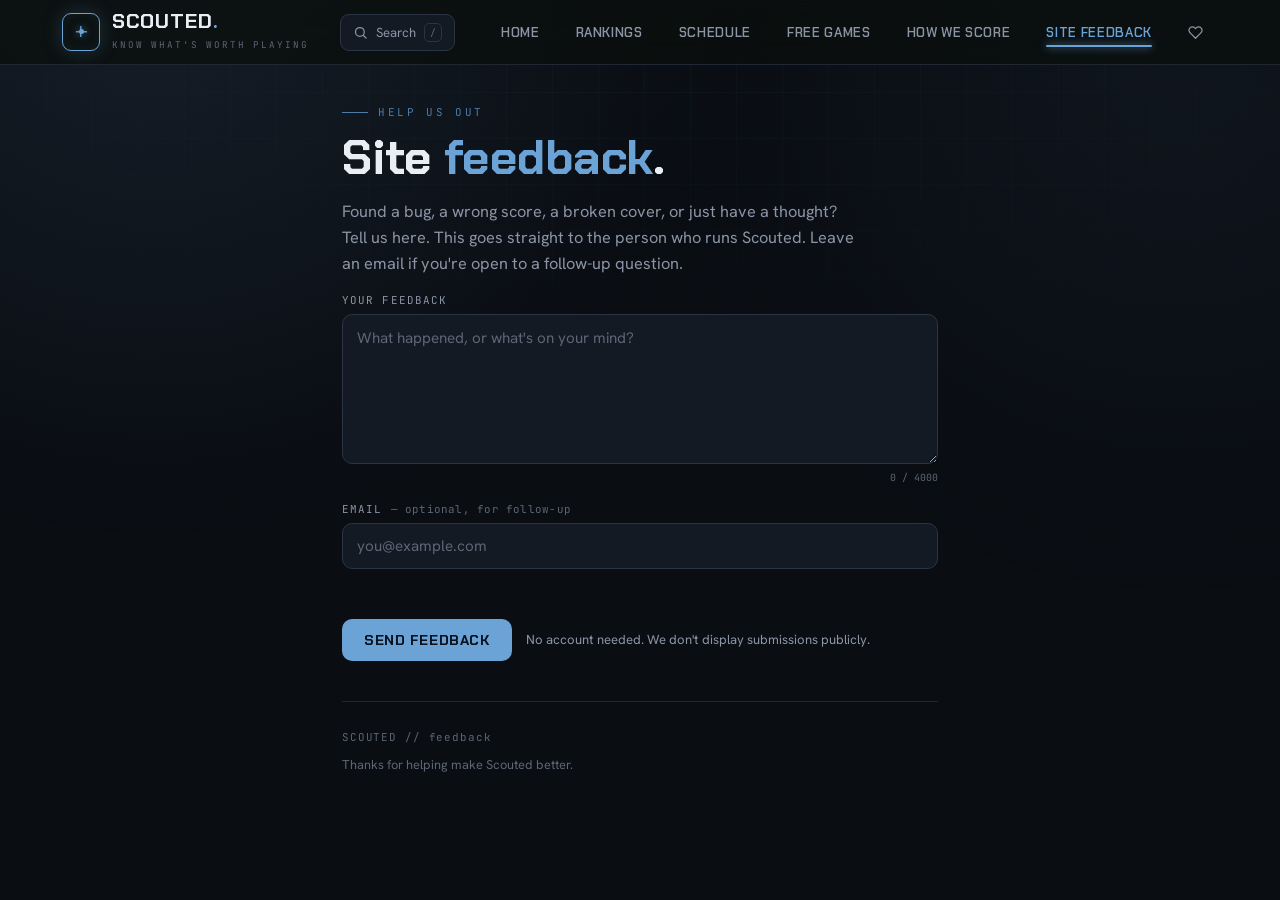
<file: feedback.html>
<!DOCTYPE html>
<html lang="en">
<head>
<meta charset="UTF-8" />
<meta name="viewport" content="width=device-width, initial-scale=1.0" />
<title>Site Feedback — Scouted</title>
<meta name="description" content="Report a bug or share feedback on Scouted." />
<link rel="preconnect" href="https://fonts.googleapis.com" />
<link rel="preconnect" href="https://fonts.gstatic.com" crossorigin />
<link href="https://fonts.googleapis.com/css2?family=Chakra+Petch:wght@500;600;700&family=Hanken+Grotesk:wght@400;500;600;700&family=JetBrains+Mono:wght@400;500;700&display=swap" rel="stylesheet" />
<link rel="stylesheet" href="/styles.css" />
<script src="/wishlist.js"></script>
<script src="/search.js"></script>
<style>
  .fb-wrap { max-width: 640px; }
  .fb-form { display: flex; flex-direction: column; gap: 18px; margin-top: 8px; }
  .fb-field { display: flex; flex-direction: column; gap: 7px; }
  .fb-field label { font-family: "JetBrains Mono", monospace; font-size: .68rem; letter-spacing: .1em;
    text-transform: uppercase; color: var(--muted); }
  .fb-field .opt { color: var(--faint); text-transform: none; letter-spacing: .02em; }
  .fb-input, .fb-textarea { width: 100%; background: var(--surface); color: var(--text);
    border: 1px solid var(--line); border-radius: 10px; padding: 12px 14px;
    font-family: "Hanken Grotesk", sans-serif; font-size: .95rem; }
  .fb-input:focus, .fb-textarea:focus { outline: none; border-color: var(--signal-dim); }
  .fb-input::placeholder, .fb-textarea::placeholder { color: var(--faint); }
  .fb-textarea { min-height: 150px; resize: vertical; line-height: 1.5; }
  .fb-count { font-family: "JetBrains Mono", monospace; font-size: .62rem; color: var(--faint); align-self: flex-end; }
  .fb-actions { display: flex; align-items: center; gap: 14px; }
  .fb-submit { background: var(--signal); color: #06121e; border: none; border-radius: 10px;
    padding: 12px 22px; font-family: "Chakra Petch", sans-serif; font-weight: 700; font-size: .9rem;
    letter-spacing: .04em; text-transform: uppercase; cursor: pointer; transition: filter .15s, opacity .15s; }
  .fb-submit:hover { filter: brightness(1.08); }
  .fb-submit:disabled { opacity: .5; cursor: default; }
  .fb-note { font-family: "Hanken Grotesk", sans-serif; font-size: .82rem; color: var(--muted); }
  .fb-error { color: var(--tier-red); font-size: .85rem; min-height: 1em; }
  /* Honeypot: off-screen, not display:none (some bots skip hidden fields) */
  .fb-hp { position: absolute; left: -9999px; width: 1px; height: 1px; overflow: hidden; }
  .fb-done { text-align: center; padding: 40px 16px; }
  .fb-done .big { font-family: "Chakra Petch", sans-serif; font-weight: 700; font-size: 1.25rem; color: var(--text); margin-bottom: 10px; }
  .fb-done p { color: var(--muted); line-height: 1.7; max-width: 44ch; margin: 0 auto 20px; }
  .fb-again { background: none; border: 1px solid var(--line); color: var(--muted); border-radius: 9px;
    padding: 9px 16px; cursor: pointer; font-family: "JetBrains Mono", monospace; font-size: .64rem;
    letter-spacing: .08em; text-transform: uppercase; }
  .fb-again:hover { color: var(--text); border-color: var(--signal-dim); }
  @media (max-width: 560px) { .fb-actions { flex-direction: column; align-items: stretch; } .fb-submit { width: 100%; } }
</style>
</head>
<body>
  <nav class="nav">
    <div class="nav-inner">
      <a class="brand" href="/">
        <span class="mark" aria-hidden="true"></span>
        <span>
          <h1>SCOUTED<span class="dot">.</span></h1>
          <span class="tagline">Know what's worth playing</span>
        </span>
      </a>
      <button class="nav-search" data-search-open aria-label="Search games" type="button"><svg viewBox="0 0 24 24" aria-hidden="true"><circle cx="11" cy="11" r="7"/><path d="M21 21l-4.3-4.3"/></svg><span class="lbl">Search</span><span class="kbd">/</span></button>
      <input type="checkbox" id="navToggle" class="nav-toggle" aria-hidden="true" tabindex="-1">
      <label class="nav-burger" for="navToggle" aria-label="Menu"><span></span><span></span><span></span></label>
      <div class="nav-links">
        <a class="nav-link" href="/">Home</a>
        <a class="nav-link" href="/rankings.html">Rankings</a>
        <a class="nav-link" href="/schedule.html">Schedule</a>
        <a class="nav-link" href="/free.html">Free Games</a>
        <a class="nav-link" href="/methodology.html">How We Score</a>
        <a class="nav-link active" href="/feedback.html">Site Feedback</a>
        <a class="nav-link nav-wish" href="/wishlist.html" title="Wishlist" aria-label="Wishlist"><svg viewBox="0 0 24 24" aria-hidden="true"><path d="M20.84 4.61a5.5 5.5 0 0 0-7.78 0L12 5.67l-1.06-1.06a5.5 5.5 0 0 0-7.78 7.78l1.06 1.06L12 21.23l7.78-7.78 1.06-1.06a5.5 5.5 0 0 0 0-7.78z"/></svg><span class="wish-count" data-wish-count style="display:none"></span></a>
      </div>
    </div>
  </nav>

  <div class="wrap fb-wrap">
    <section class="intro">
      <div class="eyebrow">Help us out</div>
      <h2>Site <em>feedback</em>.</h2>
      <p>Found a bug, a wrong score, a broken cover, or just have a thought? Tell us here. This goes straight to the person who runs Scouted. Leave an email if you're open to a follow-up question.</p>
    </section>

    <div id="fb-live">
      <div class="fb-form">
        <div class="fb-field">
          <label for="fbComment">Your feedback</label>
          <textarea id="fbComment" class="fb-textarea" maxlength="4000" placeholder="What happened, or what's on your mind?"></textarea>
          <span class="fb-count" id="fbCount">0 / 4000</span>
        </div>

        <div class="fb-field">
          <label for="fbEmail">Email <span class="opt">— optional, for follow-up</span></label>
          <input type="email" id="fbEmail" class="fb-input" placeholder="you@example.com" autocomplete="email">
        </div>

        <!-- honeypot: humans never see or fill this -->
        <div class="fb-hp" aria-hidden="true">
          <label>Leave this empty<input type="text" id="fbWebsite" tabindex="-1" autocomplete="off"></label>
        </div>

        <div class="fb-error" id="fbError"></div>

        <div class="fb-actions">
          <button class="fb-submit" id="fbSubmit" type="button">Send feedback</button>
          <span class="fb-note">No account needed. We don't display submissions publicly.</span>
        </div>
      </div>
    </div>

    <footer>
      <div class="mono">SCOUTED // feedback</div>
      <p style="margin-top:8px;">Thanks for helping make Scouted better.</p>
    </footer>
  </div>

<script>
  // Paste your Apps Script Web App /exec URL here after deploying scouted-feedback-webapp.gs
  const FEEDBACK_URL = "https://script.google.com/macros/s/AKfycbx_HgU4PtsJf-Jxc2vasA8ckwYU93kmbtiZG6RtcDChoxYERlfEi6CsB7VAuq4-2Emr/exec";

  const comment = document.getElementById("fbComment");
  const email   = document.getElementById("fbEmail");
  const website = document.getElementById("fbWebsite");
  const count   = document.getElementById("fbCount");
  const errEl   = document.getElementById("fbError");
  const submit  = document.getElementById("fbSubmit");
  const live    = document.getElementById("fb-live");

  comment.addEventListener("input", () => { count.textContent = comment.value.length + " / 4000"; });

  const looksLikeEmail = s => /^[^\s@]+@[^\s@]+\.[^\s@]+$/.test(s);

  function showThanks() {
    live.innerHTML =
      '<div class="fb-done"><div class="big">Got it — thank you.</div>' +
      '<p>Your feedback landed with the Scouted team. If you left an email, we might reach out with a question.</p>' +
      '<button class="fb-again" id="fbAgain" type="button">Send another</button></div>';
    document.getElementById("fbAgain").addEventListener("click", () => location.reload());
  }

  submit.addEventListener("click", async () => {
    errEl.textContent = "";
    const c = comment.value.trim();
    const em = email.value.trim();

    if (!c) { errEl.textContent = "Please add a comment before sending."; comment.focus(); return; }
    if (em && !looksLikeEmail(em)) { errEl.textContent = "That email doesn't look right — fix it or leave it blank."; email.focus(); return; }

    submit.disabled = true;
    submit.textContent = "Sending…";

    // Apps Script web apps don't send CORS headers, so we post as a simple form
    // with no-cors. We can't read the response, so we optimistically confirm on
    // a completed request; genuine failures (offline) fall to the catch.
    try {
      const body = new URLSearchParams({ comment: c, email: em, website: website.value || "" });
      await fetch(FEEDBACK_URL, { method: "POST", mode: "no-cors", body });
      showThanks();
    } catch (e) {
      submit.disabled = false;
      submit.textContent = "Send feedback";
      errEl.textContent = "Couldn't send just now — please check your connection and try again.";
    }
  });
</script>
</body>
</html>
</file>
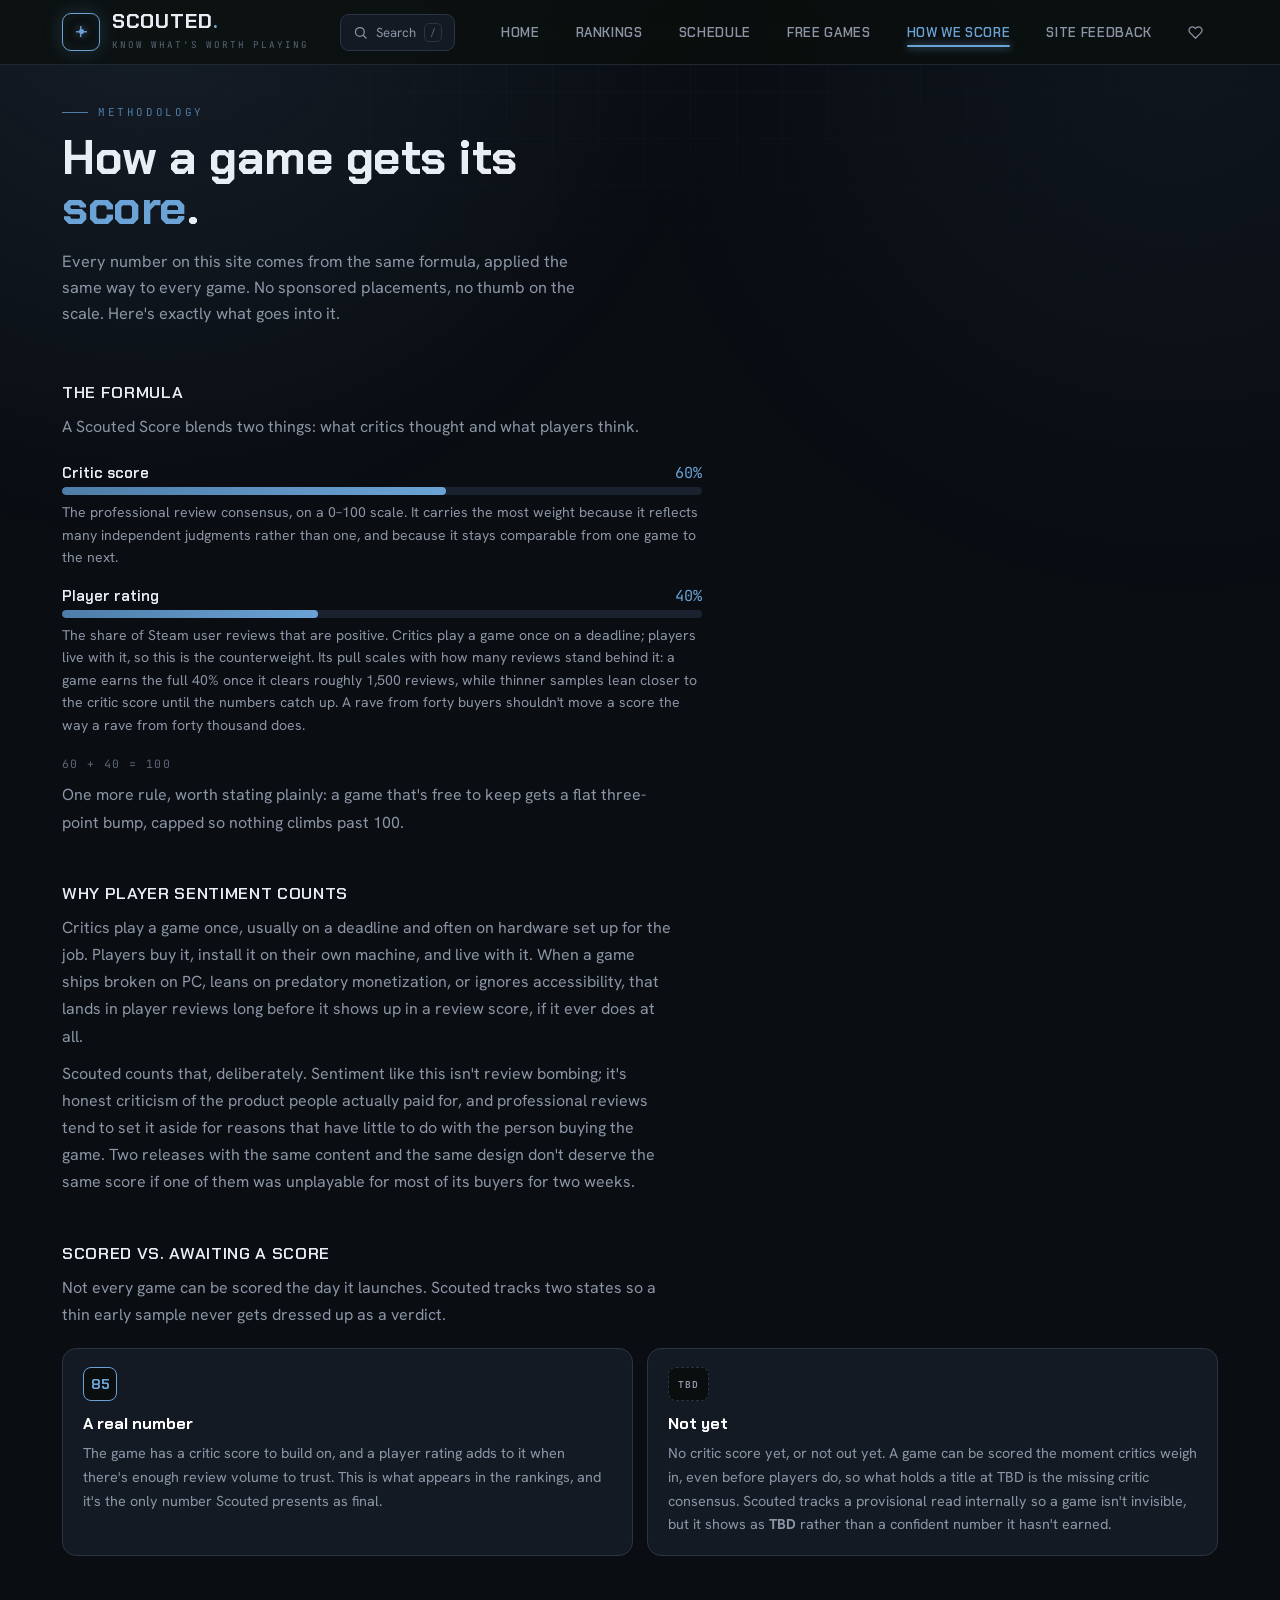
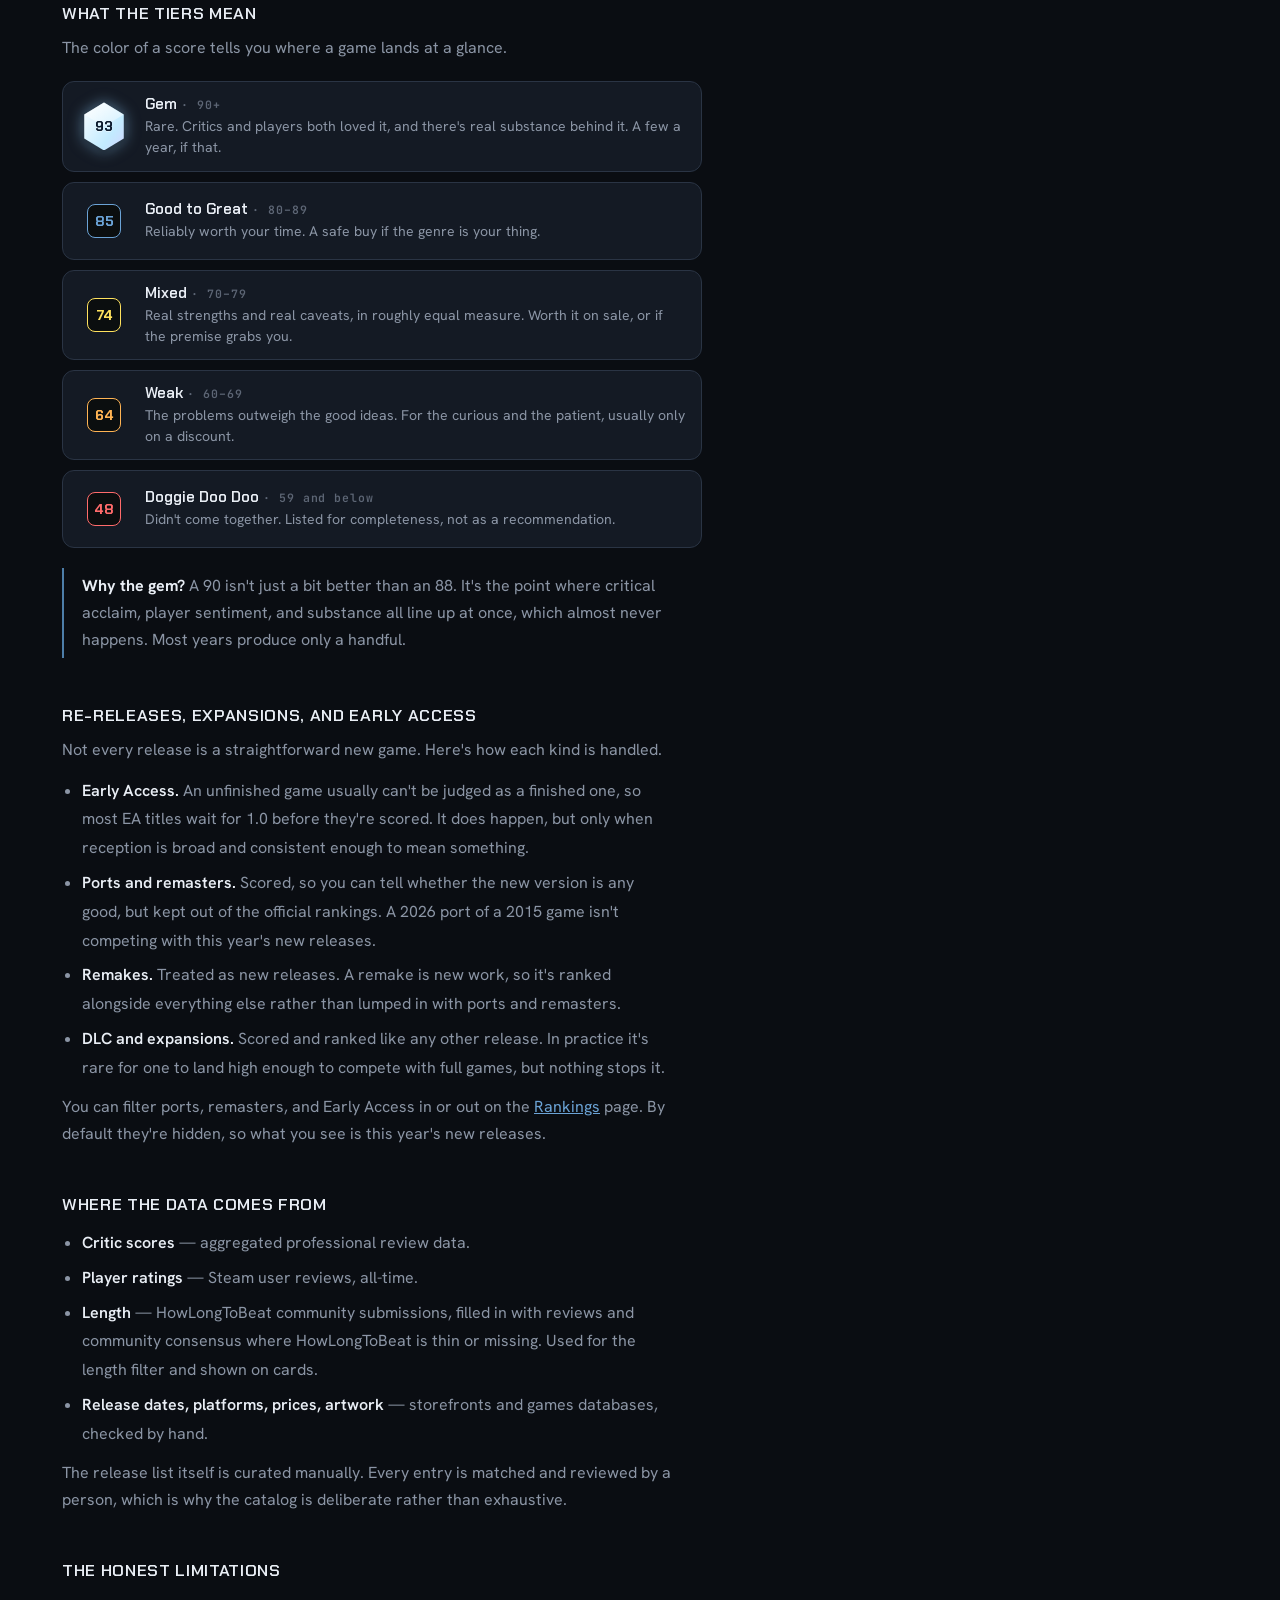
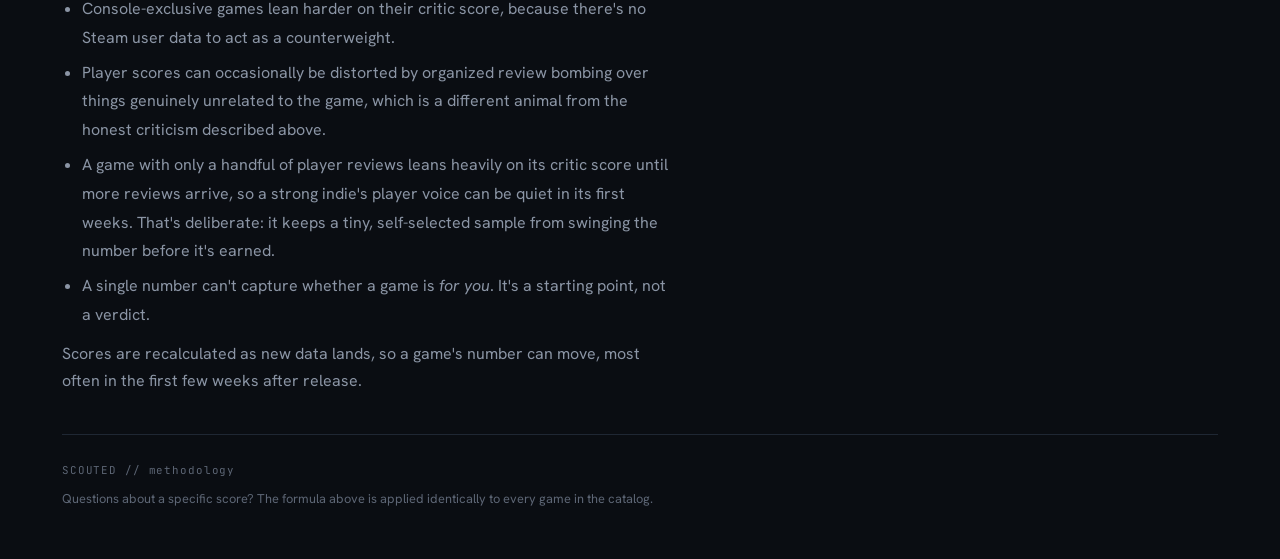
<file: methodology.html>
<!DOCTYPE html>
<html lang="en">
<head>
<meta charset="UTF-8" />
<meta name="viewport" content="width=device-width, initial-scale=1.0" />
<title>How We Score — Scouted</title>
<meta name="description" content="How Scouted turns critic reviews and player sentiment into a single score, and what makes a game a gem." />
<link rel="preconnect" href="https://fonts.googleapis.com" />
<link rel="preconnect" href="https://fonts.gstatic.com" crossorigin />
<link href="https://fonts.googleapis.com/css2?family=Chakra+Petch:wght@500;600;700&family=Hanken+Grotesk:wght@400;500;600;700&family=JetBrains+Mono:wght@400;500;700&display=swap" rel="stylesheet" />
<link rel="stylesheet" href="/styles.css" />
<script src="/wishlist.js"></script>
<script src="/search.js"></script>
<style>
  .m-section { margin: 46px 0 0; }
  .m-section > h3 { font-family: "Chakra Petch", sans-serif; font-weight: 600; letter-spacing: .04em;
    font-size: 1.05rem; text-transform: uppercase; margin-bottom: 6px; }
  .m-section > p { color: var(--muted); line-height: 1.7; max-width: 68ch; margin-top: 10px; }
  .m-lede { color: var(--muted); line-height: 1.7; max-width: 68ch; }

  /* weight bars */
  .weights { margin-top: 22px; display: flex; flex-direction: column; gap: 16px; max-width: 640px; }
  .w-row { display: grid; grid-template-columns: 1fr auto; gap: 4px 14px; align-items: baseline; }
  .w-name { font-family: "Chakra Petch", sans-serif; font-weight: 600; font-size: .95rem; color: var(--text); }
  .w-pct { font-family: "JetBrains Mono", monospace; font-size: .95rem; color: var(--signal); }
  .w-bar { grid-column: 1 / -1; height: 8px; border-radius: 4px; background: var(--surface-2); overflow: hidden; }
  .w-fill { height: 100%; border-radius: 4px; background: linear-gradient(90deg, var(--signal-dim), var(--signal)); }
  .w-note { grid-column: 1 / -1; color: var(--muted); font-size: .88rem; line-height: 1.6; margin-top: 2px; }
  .w-total { font-family: "JetBrains Mono", monospace; font-size: .72rem; letter-spacing: .12em;
    text-transform: uppercase; color: var(--faint); margin-top: 4px; }

  /* two-up cards */
  .m-grid { display: grid; grid-template-columns: repeat(auto-fit, minmax(260px, 1fr)); gap: 14px; margin-top: 20px; }
  .m-card { background: var(--surface); border: 1px solid var(--line); border-radius: var(--radius); padding: 18px 20px; }
  .m-card h4 { font-family: "Chakra Petch", sans-serif; font-weight: 700; font-size: 1rem; margin-bottom: 8px; color: #fff; }
  .m-card p { color: var(--muted); font-size: .9rem; line-height: 1.65; }

  /* tier ladder */
  .tiers { margin-top: 20px; display: flex; flex-direction: column; gap: 10px; max-width: 640px; }
  .tier { display: flex; align-items: center; gap: 16px; background: var(--surface); border: 1px solid var(--line);
    border-radius: 12px; padding: 12px 16px; }
  .chipwrap { position: relative; width: 50px; height: 52px; display: grid; place-items: center; flex: none; }
  .chipwrap .score-chip { position: static; }
  /* the real dashed TBD chip, matching the rankings page */
  .score-chip.tbd { width: auto; min-width: 34px; padding: 0 9px; border-style: dashed; border-color: var(--line);
    color: var(--muted); font-family: "JetBrains Mono", monospace; font-size: .6rem; letter-spacing: .12em; }
  .m-card .chipwrap { width: auto; justify-items: start; height: auto; margin-bottom: 12px; }
  .tier .label { font-family: "Chakra Petch", sans-serif; font-weight: 600; font-size: .95rem; color: var(--text); }
  .tier .range { font-family: "JetBrains Mono", monospace; font-size: .72rem; color: var(--faint); letter-spacing: .08em; }
  .tier .desc { color: var(--muted); font-size: .88rem; line-height: 1.5; margin-top: 2px; }

  .m-list { margin-top: 14px; color: var(--muted); line-height: 1.8; max-width: 68ch; padding-left: 20px; }
  .m-list li { margin-bottom: 6px; }
  .m-list strong { color: var(--text); font-weight: 600; }

  .callout { margin-top: 20px; border-left: 2px solid var(--signal-dim); padding: 4px 0 4px 18px;
    color: var(--muted); line-height: 1.7; max-width: 68ch; }

  @media (max-width: 560px) {
    .m-section { margin-top: 34px; }
    .m-card { padding: 15px 16px; }
    .tier { gap: 12px; padding: 11px 13px; }
    .tier .chipwrap { width: 44px; height: 46px; }
    .tier .desc { font-size: .84rem; }
    .m-list { padding-left: 18px; line-height: 1.7; }
    .callout { padding-left: 14px; }
    .w-note { font-size: .84rem; }
  }
</style>
</head>
<body>
  <nav class="nav">
    <div class="nav-inner">
      <a class="brand" href="/">
        <span class="mark" aria-hidden="true"></span>
        <span>
          <h1>SCOUTED<span class="dot">.</span></h1>
          <span class="tagline">Know what's worth playing</span>
        </span>
      </a>
      <button class="nav-search" data-search-open aria-label="Search games" type="button"><svg viewBox="0 0 24 24" aria-hidden="true"><circle cx="11" cy="11" r="7"/><path d="M21 21l-4.3-4.3"/></svg><span class="lbl">Search</span><span class="kbd">/</span></button>
      <input type="checkbox" id="navToggle" class="nav-toggle" aria-hidden="true" tabindex="-1">
      <label class="nav-burger" for="navToggle" aria-label="Menu"><span></span><span></span><span></span></label>
      <div class="nav-links">
        <a class="nav-link" href="/">Home</a>
        <a class="nav-link" href="/rankings.html">Rankings</a>
        <a class="nav-link" href="/schedule.html">Schedule</a>
        <a class="nav-link" href="/free.html">Free Games</a>
        <a class="nav-link active" href="/methodology.html">How We Score</a>
        <a class="nav-link" href="/feedback.html">Site Feedback</a>
<a class="nav-link nav-wish" href="/wishlist.html" title="Wishlist" aria-label="Wishlist"><svg viewBox="0 0 24 24" aria-hidden="true"><path d="M20.84 4.61a5.5 5.5 0 0 0-7.78 0L12 5.67l-1.06-1.06a5.5 5.5 0 0 0-7.78 7.78l1.06 1.06L12 21.23l7.78-7.78 1.06-1.06a5.5 5.5 0 0 0 0-7.78z"/></svg><span class="wish-count" data-wish-count style="display:none"></span></a>
      </div>
    </div>
  </nav>

  <div class="wrap">
    <section class="intro">
      <div class="eyebrow">Methodology</div>
      <h2>How a game gets its <em>score</em>.</h2>
      <p>Every number on this site comes from the same formula, applied the same way to every game. No sponsored placements, no thumb on the scale. Here's exactly what goes into it.</p>
    </section>

    <section class="m-section">
      <h3>The formula</h3>
      <p>A Scouted Score blends two things: what critics thought and what players think.</p>

      <div class="weights">
        <div class="w-row">
          <span class="w-name">Critic score</span><span class="w-pct">60%</span>
          <div class="w-bar"><div class="w-fill" style="width:60%"></div></div>
          <div class="w-note">The professional review consensus, on a 0–100 scale. It carries the most weight because it reflects many independent judgments rather than one, and because it stays comparable from one game to the next.</div>
        </div>
        <div class="w-row">
          <span class="w-name">Player rating</span><span class="w-pct">40%</span>
          <div class="w-bar"><div class="w-fill" style="width:40%"></div></div>
          <div class="w-note">The share of Steam user reviews that are positive. Critics play a game once on a deadline; players live with it, so this is the counterweight. Its pull scales with how many reviews stand behind it: a game earns the full 40% once it clears roughly 1,500 reviews, while thinner samples lean closer to the critic score until the numbers catch up. A rave from forty buyers shouldn't move a score the way a rave from forty thousand does.</div>
        </div>
        <div class="w-total">60 + 40 = 100</div>
      </div>

      <p>One more rule, worth stating plainly: a game that's free to keep gets a flat three-point bump, capped so nothing climbs past 100.</p>
    </section>

    <section class="m-section">
      <h3>Why player sentiment counts</h3>
      <p>Critics play a game once, usually on a deadline and often on hardware set up for the job. Players buy it, install it on their own machine, and live with it. When a game ships broken on PC, leans on predatory monetization, or ignores accessibility, that lands in player reviews long before it shows up in a review score, if it ever does at all.</p>
      <p>Scouted counts that, deliberately. Sentiment like this isn't review bombing; it's honest criticism of the product people actually paid for, and professional reviews tend to set it aside for reasons that have little to do with the person buying the game. Two releases with the same content and the same design don't deserve the same score if one of them was unplayable for most of its buyers for two weeks.</p>
    </section>

    <section class="m-section">
      <h3>Scored vs. awaiting a score</h3>
      <p>Not every game can be scored the day it launches. Scouted tracks two states so a thin early sample never gets dressed up as a verdict.</p>
      <div class="m-grid">
        <div class="m-card">
          <div class="chipwrap"><span class="score-chip blue"><span class="n">85</span></span></div>
          <h4>A real number</h4>
          <p>The game has a critic score to build on, and a player rating adds to it when there's enough review volume to trust. This is what appears in the rankings, and it's the only number Scouted presents as final.</p>
        </div>
        <div class="m-card">
          <div class="chipwrap"><span class="score-chip tbd">TBD</span></div>
          <h4>Not yet</h4>
          <p>No critic score yet, or not out yet. A game can be scored the moment critics weigh in, even before players do, so what holds a title at TBD is the missing critic consensus. Scouted tracks a provisional read internally so a game isn't invisible, but it shows as <strong>TBD</strong> rather than a confident number it hasn't earned.</p>
        </div>
      </div>
    </section>

    <section class="m-section">
      <h3>What the tiers mean</h3>
      <p>The color of a score tells you where a game lands at a glance.</p>
      <div class="tiers">
        <div class="tier">
          <div class="chipwrap"><span class="score-chip diamond"><span class="n">93</span></span></div>
          <div>
            <div class="label">Gem <span class="range">· 90+</span></div>
            <div class="desc">Rare. Critics and players both loved it, and there's real substance behind it. A few a year, if that.</div>
          </div>
        </div>
        <div class="tier">
          <div class="chipwrap"><span class="score-chip blue"><span class="n">85</span></span></div>
          <div>
            <div class="label">Good to Great <span class="range">· 80–89</span></div>
            <div class="desc">Reliably worth your time. A safe buy if the genre is your thing.</div>
          </div>
        </div>
        <div class="tier">
          <div class="chipwrap"><span class="score-chip yellow"><span class="n">74</span></span></div>
          <div>
            <div class="label">Mixed <span class="range">· 70–79</span></div>
            <div class="desc">Real strengths and real caveats, in roughly equal measure. Worth it on sale, or if the premise grabs you.</div>
          </div>
        </div>
        <div class="tier">
          <div class="chipwrap"><span class="score-chip orange"><span class="n">64</span></span></div>
          <div>
            <div class="label">Weak <span class="range">· 60–69</span></div>
            <div class="desc">The problems outweigh the good ideas. For the curious and the patient, usually only on a discount.</div>
          </div>
        </div>
        <div class="tier">
          <div class="chipwrap"><span class="score-chip red"><span class="n">48</span></span></div>
          <div>
            <div class="label">Doggie Doo Doo <span class="range">· 59 and below</span></div>
            <div class="desc">Didn't come together. Listed for completeness, not as a recommendation.</div>
          </div>
        </div>
      </div>

      <div class="callout">
        <strong style="color:var(--text)">Why the gem?</strong> A 90 isn't just a bit better than an 88. It's the point where critical acclaim, player sentiment, and substance all line up at once, which almost never happens. Most years produce only a handful.
      </div>
    </section>

    <section class="m-section">
      <h3>Re-releases, expansions, and Early Access</h3>
      <p>Not every release is a straightforward new game. Here's how each kind is handled.</p>
      <ul class="m-list">
        <li><strong>Early Access.</strong> An unfinished game usually can't be judged as a finished one, so most EA titles wait for 1.0 before they're scored. It does happen, but only when reception is broad and consistent enough to mean something.</li>
        <li><strong>Ports and remasters.</strong> Scored, so you can tell whether the new version is any good, but kept out of the official rankings. A 2026 port of a 2015 game isn't competing with this year's new releases.</li>
        <li><strong>Remakes.</strong> Treated as new releases. A remake is new work, so it's ranked alongside everything else rather than lumped in with ports and remasters.</li>
        <li><strong>DLC and expansions.</strong> Scored and ranked like any other release. In practice it's rare for one to land high enough to compete with full games, but nothing stops it.</li>
      </ul>
      <p>You can filter ports, remasters, and Early Access in or out on the <a href="/rankings.html" style="color:var(--signal)">Rankings</a> page. By default they're hidden, so what you see is this year's new releases.</p>
    </section>

    <section class="m-section">
      <h3>Where the data comes from</h3>
      <ul class="m-list">
        <li><strong>Critic scores</strong> — aggregated professional review data.</li>
        <li><strong>Player ratings</strong> — Steam user reviews, all-time.</li>
        <li><strong>Length</strong> — HowLongToBeat community submissions, filled in with reviews and community consensus where HowLongToBeat is thin or missing. Used for the length filter and shown on cards.</li>
        <li><strong>Release dates, platforms, prices, artwork</strong> — storefronts and games databases, checked by hand.</li>
      </ul>
      <p>The release list itself is curated manually. Every entry is matched and reviewed by a person, which is why the catalog is deliberate rather than exhaustive.</p>
    </section>

    <section class="m-section">
      <h3>The honest limitations</h3>
      <ul class="m-list">
        <li>Console-exclusive games lean harder on their critic score, because there's no Steam user data to act as a counterweight.</li>
        <li>Player scores can occasionally be distorted by organized review bombing over things genuinely unrelated to the game, which is a different animal from the honest criticism described above.</li>
        <li>A game with only a handful of player reviews leans heavily on its critic score until more reviews arrive, so a strong indie's player voice can be quiet in its first weeks. That's deliberate: it keeps a tiny, self-selected sample from swinging the number before it's earned.</li>
        <li>A single number can't capture whether a game is <em>for you</em>. It's a starting point, not a verdict.</li>
      </ul>
      <p>Scores are recalculated as new data lands, so a game's number can move, most often in the first few weeks after release.</p>
    </section>

    <footer>
      <div class="mono">SCOUTED // methodology</div>
      <p style="margin-top:8px;">Questions about a specific score? The formula above is applied identically to every game in the catalog.</p>
    </footer>
  </div>
</body>
</html>
</file>
<file: styles.css>
/* ===========================================================
   SCOUTED — shared styles (used by every page)
   =========================================================== */

:root {
  --bg:        #0a0d12;
  --bg-2:      #0e1219;
  --surface:   #141a24;
  --surface-2: #1a2230;
  --line:      #2a3444;
  --line-soft: #1f2733;
  --text:      #e9eef5;
  --muted:     #8b95a5;
  --faint:     #5d6675;
  --signal:    #6ba3d6;   /* scout signal — TF2 steel blue */
  --signal-dim:#4d7da8;
  --amber:     #ffb454;

  /* score tiers */
  --tier-red:    #ff6b6b;   /* <= 59 */
  --tier-orange: #ffb454;   /* 60-69 */
  --tier-yellow: #ffe25e;   /* 70-79 */
  --tier-blue:   #6ba3d6;   /* 80-89 */
  /* 90+ uses the diamond treatment (.score-chip.diamond) */

  /* legacy aliases (placeholder home-page rails) */
  --tier-high: #6ba3d6;
  --tier-good: #ffe25e;
  --tier-mid:  #ffb454;
  --tier-low:  #ff6b6b;

  --radius: 14px;
  --nav-h:  64px;
}

* { box-sizing: border-box; margin: 0; padding: 0; }
html { scroll-behavior: smooth; }

body {
  background: var(--bg);
  color: var(--text);
  font-family: "Hanken Grotesk", system-ui, sans-serif;
  -webkit-font-smoothing: antialiased;
  -webkit-text-size-adjust: 100%;   /* stop iOS inflating type in landscape */
  overflow-x: hidden;               /* no accidental sideways page scroll */
  min-height: 100vh;
  position: relative;
  overflow-x: hidden;
}

/* atmospheric background */
body::before {
  content: ""; position: fixed; inset: 0;
  background-image:
    linear-gradient(rgba(107,163,214,0.04) 1px, transparent 1px),
    linear-gradient(90deg, rgba(107,163,214,0.04) 1px, transparent 1px);
  background-size: 46px 46px;
  -webkit-mask-image: radial-gradient(ellipse 90% 55% at 50% 0%, #000 0%, transparent 75%);
  mask-image: radial-gradient(ellipse 90% 55% at 50% 0%, #000 0%, transparent 75%);
  z-index: 0; pointer-events: none;
}
body::after {
  content: ""; position: fixed; inset: 0;
  background:
    radial-gradient(circle at 12% -5%, rgba(107,163,214,0.12), transparent 40%),
    radial-gradient(circle at 92% 6%, rgba(90,135,190,0.07), transparent 38%);
  z-index: 0; pointer-events: none;
}

.wrap { position: relative; z-index: 1; max-width: 1200px; margin: 0 auto; padding: 0 22px; }

/* ---------------- NAV ---------------- */
.nav {
  position: sticky; top: 0; z-index: 50;
  background: rgba(11,14,12,0.72);
  backdrop-filter: blur(14px);
  -webkit-backdrop-filter: blur(14px);
  border-bottom: 1px solid var(--line-soft);
}
.nav-inner {
  max-width: 1200px; margin: 0 auto; padding: 0 22px;
  height: var(--nav-h);
  display: flex; align-items: center; justify-content: space-between; gap: 16px;
}
.brand { display: flex; align-items: center; gap: 12px; text-decoration: none; color: var(--text); }
.mark {
  width: 38px; height: 38px; flex: none;
  border: 1.5px solid var(--signal); border-radius: 9px;
  display: grid; place-items: center; position: relative;
  box-shadow: 0 0 20px rgba(107,163,214,0.22), inset 0 0 14px rgba(107,163,214,0.07);
}
.mark::before {
  content: ""; position: absolute; inset: 0;
  background:
    linear-gradient(var(--signal), var(--signal)) center/1.5px 11px no-repeat,
    linear-gradient(var(--signal), var(--signal)) center/11px 1.5px no-repeat;
  opacity: .9;
}
.mark::after { content: ""; position: absolute; width: 5px; height: 5px; border-radius: 50%; background: var(--signal); box-shadow: 0 0 9px var(--signal); }
.brand h1 { font-family: "Chakra Petch", sans-serif; font-weight: 700; font-size: 1.3rem; letter-spacing: .05em; line-height: 1; }
.brand h1 .dot { color: var(--signal); }
.brand .tagline { font-family: "JetBrains Mono", monospace; font-size: .58rem; letter-spacing: .2em; text-transform: uppercase; color: var(--faint); margin-top: 5px; }

.nav-links { display: flex; align-items: center; gap: 6px; }
.nav-link {
  font-family: "Chakra Petch", sans-serif; font-weight: 600; font-size: .82rem;
  letter-spacing: .05em; text-transform: uppercase; text-decoration: none;
  color: var(--muted); padding: 9px 15px; border-radius: 9px; position: relative;
  transition: color .2s, background .2s;
}
.nav-link:hover { color: var(--text); background: rgba(255,255,255,0.04); }
.nav-link.active { color: var(--signal); }
.nav-link.active::after {
  content: ""; position: absolute; left: 15px; right: 15px; bottom: 3px; height: 2px;
  background: var(--signal); border-radius: 2px; box-shadow: 0 0 8px var(--signal);
}

/* ---------------- PAGE INTRO ---------------- */
.intro { padding: 40px 0 8px; }
.eyebrow {
  font-family: "JetBrains Mono", monospace; font-size: .68rem; letter-spacing: .24em;
  text-transform: uppercase; color: var(--signal-dim); margin-bottom: 14px;
  display: flex; align-items: center; gap: 10px;
}
.eyebrow::before { content: ""; width: 26px; height: 1px; background: var(--signal-dim); }
.intro h2 {
  font-family: "Chakra Petch", sans-serif; font-weight: 700;
  font-size: clamp(1.9rem, 4.6vw, 3rem); line-height: 1.04; letter-spacing: -.01em; max-width: 18ch;
}
.intro h2 em { font-style: normal; color: var(--signal); }
.intro p { color: var(--muted); margin-top: 16px; max-width: 58ch; font-size: 1.02rem; line-height: 1.6; }

/* ---------------- RANKING RAIL (carousel) ---------------- */
.rail { padding: 30px 0 6px; }
.rail-head { display: flex; align-items: flex-end; justify-content: space-between; gap: 16px; margin-bottom: 16px; }
.rail-head h3 { font-family: "Chakra Petch", sans-serif; font-weight: 700; font-size: 1.2rem; letter-spacing: .02em; }
.rail-head .sub { color: var(--muted); font-size: .88rem; margin-top: 5px; }
.rail-tag {
  font-family: "JetBrains Mono", monospace; font-size: .58rem; letter-spacing: .12em; text-transform: uppercase;
  color: var(--faint); border: 1px dashed var(--line); border-radius: 5px; padding: 3px 7px; margin-left: 10px; vertical-align: middle;
}
.rail-ctrls { display: flex; gap: 8px; flex: none; }
.rail-btn {
  width: 38px; height: 38px; border-radius: 9px; border: 1px solid var(--line);
  background: var(--surface); color: var(--text); cursor: pointer;
  display: grid; place-items: center; font-size: 1rem; transition: background .2s, border-color .2s, opacity .2s;
}
.rail-btn:hover { background: var(--signal); color: #0a0d06; border-color: var(--signal); }
.rail-btn:disabled { opacity: .35; cursor: default; background: var(--surface); color: var(--text); border-color: var(--line); }

.rail-track {
  display: flex; gap: 14px; overflow-x: auto; scroll-behavior: smooth;
  scroll-snap-type: x mandatory; padding: 4px 4px 16px; margin: 0 -4px;
  scrollbar-width: thin; scrollbar-color: var(--line) transparent;
}
.rail-track::-webkit-scrollbar { height: 8px; }
.rail-track::-webkit-scrollbar-thumb { background: var(--line); border-radius: 4px; }
.rail-track::-webkit-scrollbar-track { background: transparent; }

.poster {
  flex: 0 0 168px; scroll-snap-align: start; text-decoration: none; color: var(--text);
  display: flex; flex-direction: column; gap: 9px;
}
.poster-art {
  position: relative; aspect-ratio: 3/4; border-radius: 12px; overflow: hidden;
  border: 1px solid var(--line); background: linear-gradient(160deg, var(--surface-2), var(--bg-2));
  display: grid; place-items: center; transition: transform .25s, border-color .25s, box-shadow .25s;
}
.poster:hover .poster-art { transform: translateY(-4px); border-color: var(--signal-dim); box-shadow: 0 14px 34px rgba(0,0,0,.5); }
.poster-art img { position: absolute; inset: 0; width: 100%; height: 100%; object-fit: cover; }
.ghost-rank { font-family: "Chakra Petch", sans-serif; font-weight: 700; font-size: 4.6rem; color: rgba(255,255,255,0.05); line-height: 1; user-select: none; }
.rank-badge {
  position: absolute; top: 9px; left: 9px; z-index: 2;
  font-family: "Chakra Petch", sans-serif; font-weight: 700; font-size: .82rem; letter-spacing: .03em;
  background: rgba(10,13,11,0.78); backdrop-filter: blur(4px); border: 1px solid var(--line);
  color: var(--text); padding: 3px 9px; border-radius: 7px;
}
.score-chip {
  position: absolute; bottom: 9px; right: 9px; z-index: 2;
  font-family: "Chakra Petch", sans-serif; font-weight: 700; font-size: .9rem;
  width: 34px; height: 34px; border-radius: 8px; display: grid; place-items: center;
  background: rgba(10,13,11,0.82); backdrop-filter: blur(4px); border: 1.5px solid var(--tier-good); color: var(--tier-good);
}
.score-chip .n { color: inherit; }
.score-chip.red    { border-color: var(--tier-red);    color: var(--tier-red); }
.score-chip.orange { border-color: var(--tier-orange); color: var(--tier-orange); }
.score-chip.yellow { border-color: var(--tier-yellow); color: var(--tier-yellow); }
.score-chip.blue   { border-color: var(--tier-blue);   color: var(--tier-blue); }
/* legacy aliases (placeholder home-page rails) */
.score-chip.high { border-color: var(--tier-high); color: var(--tier-high); }
.score-chip.good { border-color: var(--tier-good); color: var(--tier-good); }
.score-chip.mid  { border-color: var(--tier-mid);  color: var(--tier-mid); }
.score-chip.low  { border-color: var(--tier-low);  color: var(--tier-low); }

/* 90+ : the score sits inside a brilliant-cut gem with a sliding iridescent sheen */
.score-chip.diamond {
  width: 46px; height: 48px;
  border: none; background: none; border-radius: 0; box-shadow: none; backdrop-filter: none;
  filter: drop-shadow(0 2px 3px rgba(0,0,0,.45)) drop-shadow(0 0 7px rgba(150,210,255,.55));
}
.score-chip.diamond::before {           /* gem body (hex cut) */
  content: ""; position: absolute; inset: 0; z-index: 0;
  clip-path: polygon(50% 0%, 93% 25%, 93% 75%, 50% 100%, 7% 75%, 7% 25%);
  background: linear-gradient(125deg, #ffffff 0%, #c2ebff 30%, #dcc6ff 55%, #b6e6ff 78%, #ffffff 100%);
  background-size: 220% 220%;
  animation: diamondShine 3.4s linear infinite;
}
.score-chip.diamond::after {            /* crown facets catching light */
  content: ""; position: absolute; inset: 0; z-index: 1;
  clip-path: polygon(50% 0%, 93% 25%, 50% 50%, 7% 25%);
  background: linear-gradient(180deg, rgba(255,255,255,.6), rgba(255,255,255,0));
}
.score-chip.diamond .n {
  position: relative; z-index: 2;
  color: #0b1b2e; -webkit-text-fill-color: #0b1b2e; background: none;
  text-shadow: 0 1px 0 rgba(255,255,255,.45);
}
@keyframes diamondShine { 0% { background-position: 0% 0%; } 100% { background-position: 220% 220%; } }
.hype-chip {
  position: absolute; bottom: 9px; right: 9px; z-index: 2;
  font-family: "JetBrains Mono", monospace; font-weight: 700; font-size: .58rem; letter-spacing: .1em; text-transform: uppercase;
  background: rgba(255,180,84,0.14); border: 1px solid rgba(255,180,84,.5); color: var(--amber);
  padding: 4px 7px; border-radius: 7px;
}
.poster-title { font-size: .92rem; font-weight: 700; line-height: 1.25; color: #fff; }
.poster-meta { font-family: "JetBrains Mono", monospace; font-size: .6rem; letter-spacing: .08em; color: var(--muted); text-transform: uppercase; }

/* ---------------- SECTION HEAD (free games) ---------------- */
.section-head { display: flex; align-items: baseline; justify-content: space-between; margin: 34px 0 18px; gap: 12px; flex-wrap: wrap; }
.section-head h3 { font-family: "Chakra Petch", sans-serif; font-weight: 600; letter-spacing: .04em; font-size: 1.05rem; text-transform: uppercase; }
.section-head .meta { font-family: "JetBrains Mono", monospace; font-size: .7rem; color: var(--faint); letter-spacing: .1em; }
.see-all { font-family: "Chakra Petch", sans-serif; font-weight: 600; font-size: .82rem; letter-spacing: .04em; text-transform: uppercase; color: var(--signal); text-decoration: none; }
.see-all:hover { text-decoration: underline; }

/* ---------------- FREE GAME CARD ---------------- */
.grid { display: grid; grid-template-columns: repeat(auto-fill, minmax(264px, 1fr)); gap: 18px; padding-bottom: 16px; }
.grid.four { grid-template-columns: repeat(4, 1fr); }

.card {
  background: linear-gradient(180deg, var(--surface), var(--bg-2));
  border: 1px solid var(--line); border-radius: var(--radius); overflow: hidden;
  color: var(--text); text-decoration: none;
  display: flex; flex-direction: column; position: relative;
  transition: transform .25s cubic-bezier(.2,.7,.3,1), border-color .25s, box-shadow .25s;
  opacity: 0; transform: translateY(14px); animation: rise .5s forwards;
}
@keyframes rise { to { opacity: 1; transform: none; } }
.card:hover { transform: translateY(-4px); border-color: var(--signal-dim); box-shadow: 0 14px 38px rgba(0,0,0,.5), 0 0 0 1px rgba(107,163,214,.3); }
.thumb { position: relative; aspect-ratio: 16/9; background: #0a0d0b; overflow: hidden; }
.thumb img { width: 100%; height: 100%; object-fit: cover; display: block; transition: transform .4s ease; }
.card:hover .thumb img { transform: scale(1.05); }
.thumb::after { content:""; position:absolute; inset:0; background: linear-gradient(180deg, transparent 45%, rgba(11,14,12,.85)); }
.free-badge {
  position: absolute; top: 11px; left: 11px; z-index: 2;
  font-family: "JetBrains Mono", monospace; font-weight: 700; font-size: .66rem; letter-spacing: .14em; text-transform: uppercase;
  background: var(--signal); color: #08121c; padding: 5px 10px; border-radius: 6px; box-shadow: 0 2px 14px rgba(107,163,214,.45);
}
.deadline-tag {
  position: absolute; bottom: 11px; left: 11px; z-index: 2;
  font-family: "JetBrains Mono", monospace; font-size: .66rem; letter-spacing: .06em; color: var(--text);
  background: rgba(10,13,11,.72); backdrop-filter: blur(4px); border: 1px solid var(--line);
  padding: 4px 9px; border-radius: 6px; display: flex; align-items: center; gap: 6px;
}
.deadline-tag.urgent { color: var(--amber); border-color: rgba(255,180,84,.4); }
.body { padding: 15px 15px 16px; display: flex; flex-direction: column; gap: 11px; flex: 1; }
.card h4 { font-size: 1.04rem; font-weight: 700; line-height: 1.25; letter-spacing: -.01em; color: #ffffff; }
.platforms { display: flex; flex-wrap: wrap; gap: 6px; }
.ptag { font-family: "JetBrains Mono", monospace; font-size: .6rem; letter-spacing: .08em; text-transform: uppercase; color: var(--muted); border: 1px solid var(--line); border-radius: 5px; padding: 3px 7px; background: var(--surface-2); }
.store-row { display: flex; gap: 6px; flex-wrap: wrap; margin-top: 9px; }
.store-tag { font-family: "JetBrains Mono", monospace; font-size: .58rem; letter-spacing: .08em; text-transform: uppercase; color: var(--text); background: var(--surface-2); border: 1px solid var(--signal-dim); border-radius: 5px; padding: 3px 8px; }

/* ---- local wishlist ---- */
.wish-btn { position: absolute; top: 9px; right: 9px; z-index: 4; width: 28px; height: 28px;
  display: grid; place-items: center; border-radius: 8px; cursor: pointer;
  background: rgba(10,13,18,.72); border: 1px solid var(--line); backdrop-filter: blur(4px);
  transition: border-color .15s, transform .12s, background .15s; }
.wish-btn svg { fill: none; stroke: var(--muted); stroke-width: 2; stroke-linecap: round; stroke-linejoin: round; }
.wish-btn:hover { border-color: var(--signal-dim); transform: scale(1.08); background: rgba(10,13,18,.9); }
.wish-btn:hover svg { stroke: var(--signal); }
.wish-btn:focus-visible { outline: 2px solid var(--signal); outline-offset: 2px; }
.wish-btn.on { border-color: var(--signal-dim); }
.wish-btn.on svg { fill: var(--signal); stroke: var(--signal); }
.nav-wish { display: inline-flex; align-items: center; gap: 6px; }
.nav-wish svg { width: 15px; height: 15px; fill: none; stroke: currentColor; stroke-width: 2; stroke-linecap: round; stroke-linejoin: round; }
.wish-count { font-family: "JetBrains Mono", monospace; font-size: .62rem; line-height: 1;
  background: var(--signal); color: #0b1b2e; border-radius: 999px; padding: 3px 6px; font-weight: 700; }

/* ---- search ---- */
.nav-search { display: inline-flex; align-items: center; gap: 8px; cursor: pointer;
  background: var(--surface); border: 1px solid var(--line); border-radius: 9px;
  padding: 8px 12px; color: var(--muted); font-family: "Hanken Grotesk", sans-serif;
  transition: color .15s, border-color .15s; }
.nav-search:hover { color: var(--text); border-color: var(--signal-dim); }
.nav-search svg { width: 15px; height: 15px; fill: none; stroke: currentColor; stroke-width: 2; stroke-linecap: round; stroke-linejoin: round; }
.nav-search .lbl { font-size: .82rem; }
.nav-search .kbd { font-family: "JetBrains Mono", monospace; font-size: .6rem; border: 1px solid var(--line);
  border-radius: 5px; padding: 2px 5px; color: var(--faint); }

.search-overlay { position: fixed; inset: 0; z-index: 200; display: none;
  background: rgba(6,9,13,.72); backdrop-filter: blur(4px); padding: 12vh 16px 16px; }
.search-overlay.show { display: block; }
.search-panel { max-width: 620px; margin: 0 auto; background: var(--bg-2);
  border: 1px solid var(--line); border-radius: 16px; overflow: hidden;
  box-shadow: 0 30px 80px rgba(0,0,0,.6); }
.search-box { display: flex; align-items: center; gap: 12px; padding: 16px 18px; border-bottom: 1px solid var(--line); }
.search-ico { color: var(--signal); flex: none; }
.search-input { flex: 1; background: none; border: none; outline: none; color: var(--text);
  font-family: "Hanken Grotesk", sans-serif; font-size: 1.05rem; }
.search-input::placeholder { color: var(--faint); }
.search-close { flex: none; background: var(--surface); border: 1px solid var(--line); color: var(--muted);
  border-radius: 6px; padding: 4px 8px; font-family: "JetBrains Mono", monospace; font-size: .6rem; cursor: pointer; }
.search-results { max-height: 60vh; overflow-y: auto; }
.search-results.has { padding: 6px; }
.search-row { display: grid; grid-template-columns: 1fr auto; align-items: center; gap: 4px 12px;
  padding: 11px 14px; border-radius: 10px; text-decoration: none; color: var(--text); }
.search-row:hover, .search-row.active { background: var(--surface); }
.search-row .s-name { font-family: "Chakra Petch", sans-serif; font-weight: 600; font-size: .98rem; }
.search-row .s-meta { grid-column: 1; font-family: "JetBrains Mono", monospace; font-size: .66rem;
  letter-spacing: .04em; color: var(--faint); }
.search-row .s-score { grid-column: 2; grid-row: 1 / span 2; font-family: "JetBrains Mono", monospace;
  font-weight: 700; font-size: .82rem; color: var(--signal); border: 1px solid var(--signal-dim);
  border-radius: 7px; padding: 4px 8px; }
.search-row .s-score.red    { color: var(--tier-red);    border-color: var(--tier-red); }
.search-row .s-score.orange { color: var(--tier-orange); border-color: var(--tier-orange); }
.search-row .s-score.yellow { color: var(--tier-yellow); border-color: var(--tier-yellow); }
.search-row .s-score.blue   { color: var(--signal);      border-color: var(--signal-dim); }
.search-row .s-score.diamond { color: #cfeaff; border-color: #9ccbff;
  background: linear-gradient(135deg, rgba(194,235,255,.14), rgba(220,198,255,.14)); }
.search-row .s-score.tbd { color: var(--muted); border-color: var(--line); border-style: dashed; font-size: .62rem; }
.search-empty { padding: 22px 16px; color: var(--muted); font-size: .92rem; }
.price-row { display: flex; align-items: baseline; gap: 10px; margin-top: auto; }

/* ---- discounts (shared) ---- */
.deal-ribbon { position: absolute; top: 12px; left: -34px; z-index: 3; transform: rotate(-45deg);
  background: linear-gradient(90deg, #2ec07a, #23a866); color: #04150c;
  font-family: "JetBrains Mono", monospace; font-weight: 700; font-size: .58rem; letter-spacing: .1em;
  text-transform: uppercase; padding: 4px 40px; box-shadow: 0 2px 8px rgba(0,0,0,.45); pointer-events: none; }
.was-price { font-family: "JetBrains Mono", monospace; font-size: .68rem; color: var(--faint);
  text-decoration: line-through; margin-left: 1px; }
.price-tag.now, .price-now { color: #3ad98a; }
.hours-tag { display: inline-flex; align-items: center; gap: 4px; font-family: "JetBrains Mono", monospace; font-size: .72rem; color: var(--muted); }
.hours-tag svg { width: 12px; height: 12px; flex: none; stroke: currentColor; fill: none; stroke-width: 2; stroke-linecap: round; stroke-linejoin: round; align-self: center; }
.was { font-family: "JetBrains Mono", monospace; font-size: .82rem; color: var(--faint); text-decoration: line-through; }
.now { font-family: "Chakra Petch", sans-serif; font-weight: 700; font-size: .9rem; color: var(--signal); letter-spacing: .06em; }
.claim {
  display: flex; align-items: center; justify-content: space-between; text-decoration: none; margin-top: 2px;
  background: var(--surface-2); border: 1px solid var(--line); color: var(--text); border-radius: 9px; padding: 11px 14px;
  font-weight: 600; font-size: .9rem; transition: background .2s, border-color .2s, color .2s;
}
.claim:hover { background: var(--signal); color: #0a0d06; border-color: var(--signal); }
.claim .arrow { font-family: "JetBrains Mono", monospace; transition: transform .2s; }
.claim:hover .arrow { transform: translateX(3px); }

/* ---------------- STATES ---------------- */
.note { font-family: "JetBrains Mono", monospace; font-size: .72rem; letter-spacing: .06em; color: var(--amber); border: 1px dashed rgba(255,180,84,.4); background: rgba(255,180,84,.06); border-radius: 8px; padding: 10px 14px; margin: 16px 0 0; display: none; }
.empty { text-align: center; padding: 50px 20px; color: var(--muted); font-family: "JetBrains Mono", monospace; letter-spacing: .08em; font-size: .85rem; grid-column: 1 / -1; }
.skel { background: var(--surface); border: 1px solid var(--line); border-radius: var(--radius); overflow: hidden; }
.skel .sk-thumb { aspect-ratio: 16/9; background: linear-gradient(100deg, var(--surface) 30%, var(--surface-2) 50%, var(--surface) 70%); background-size: 200% 100%; animation: shimmer 1.3s infinite; }
.skel .sk-line { height: 12px; margin: 14px 15px; border-radius: 4px; background: linear-gradient(100deg, var(--surface-2) 30%, var(--line) 50%, var(--surface-2) 70%); background-size: 200% 100%; animation: shimmer 1.3s infinite; }
.skel .sk-line.short { width: 50%; }
@keyframes shimmer { to { background-position: -200% 0; } }

/* ---------------- FOOTER ---------------- */
footer { border-top: 1px solid var(--line-soft); margin-top: 40px; padding: 26px 0 50px; color: var(--faint); font-size: .8rem; line-height: 1.7; }
footer a { color: var(--muted); }
footer .mono { font-family: "JetBrains Mono", monospace; font-size: .68rem; letter-spacing: .08em; }

/* ---- mobile nav toggle (CSS only, no JS dependency) ---- */
.nav-toggle { position: absolute; width: 1px; height: 1px; opacity: 0; pointer-events: none; }
.nav-burger { display: none; width: 42px; height: 42px; flex: none; border-radius: 10px;
  border: 1px solid var(--line); background: var(--surface); cursor: pointer;
  place-content: center; justify-items: center; gap: 4px; }
.nav-burger span { display: block; width: 18px; height: 2px; background: var(--text); border-radius: 2px;
  transition: transform .2s ease, opacity .15s ease; }

/* ---------------- RESPONSIVE ---------------- */
@media (max-width: 880px) {
  .nav-burger { display: grid; }
  .nav-inner { gap: 10px; }
  .nav-search { margin-left: auto; padding: 8px 10px; }
  .nav-search .lbl, .nav-search .kbd { display: none; }   /* icon-only next to the burger */
  .nav-links {
    display: none; position: absolute; top: 100%; left: 0; right: 0;
    flex-direction: column; align-items: stretch; gap: 2px;
    background: var(--bg-2); border-bottom: 1px solid var(--line);
    padding: 10px 16px 16px; box-shadow: 0 18px 40px rgba(0,0,0,.55);
  }
  .nav-toggle:checked ~ .nav-links { display: flex; }
  .nav-link { padding: 14px 12px; font-size: .92rem; border-radius: 10px; }
  .nav-link.active { background: rgba(107,163,214,.10); }
  .nav-wish { justify-content: flex-start; }
  .nav-wish::after { content: "Wishlist"; font-family: "Chakra Petch", sans-serif; font-weight: 600;
    font-size: .92rem; letter-spacing: .05em; text-transform: uppercase; }
  /* burger becomes an X while open */
  .nav-toggle:checked ~ .nav-burger span:nth-child(1) { transform: translateY(6px) rotate(45deg); }
  .nav-toggle:checked ~ .nav-burger span:nth-child(2) { opacity: 0; }
  .nav-toggle:checked ~ .nav-burger span:nth-child(3) { transform: translateY(-6px) rotate(-45deg); }
}

@media (max-width: 720px) {
  .brand .tagline { display: none; }
  .grid.four { grid-template-columns: 1fr 1fr; }
  .intro { padding: 28px 0 4px; }
  .rail-btn { display: none; }              /* touch scrolling instead of arrows */
  .wish-btn { width: 34px; height: 34px; }  /* bigger tap target */
}

@media (max-width: 560px) {
  .wrap, .nav-inner { padding-left: 15px; padding-right: 15px; }
  .grid, .grid.four { grid-template-columns: 1fr 1fr; gap: 12px; }
  .card h4 { font-size: .88rem; }
  .card .body { padding: 11px 12px 13px; }
  .poster { flex-basis: 150px; }
  .intro p { font-size: .95rem; }
  .brand h1 { font-size: 1.15rem; }
  .mark { width: 32px; height: 32px; }
  .ptag { font-size: .55rem; padding: 2px 6px; }
  .store-tag { font-size: .54rem; padding: 2px 7px; }
  footer { padding: 22px 0 40px; }
}

@media (max-width: 400px) {
  .grid, .grid.four { grid-template-columns: 1fr; }   /* one big card beats two cramped ones */
  .poster { flex-basis: 168px; }
}
</file>
